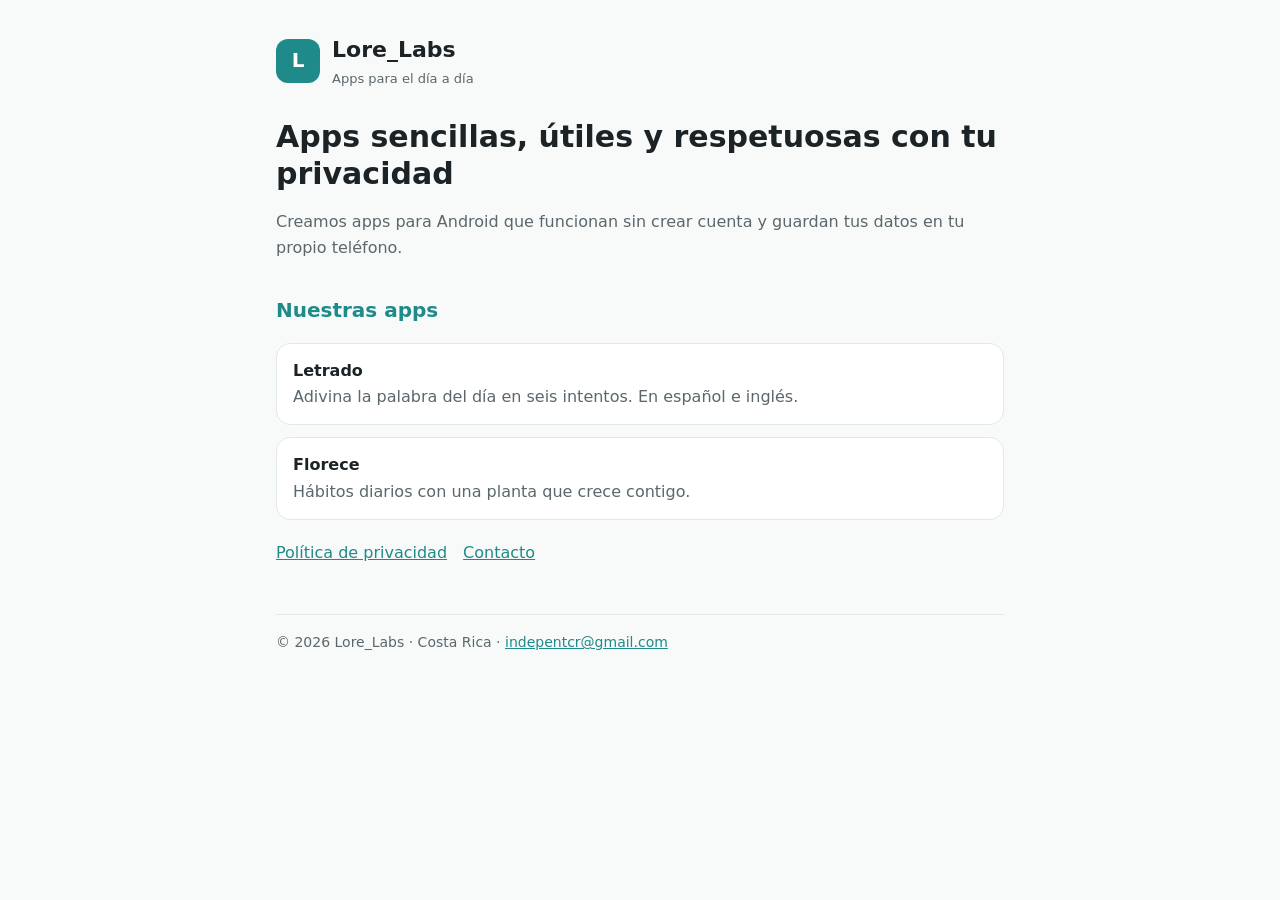
<file: index.html>
<!doctype html>
<html lang="es">
<head>
  <meta charset="utf-8">
  <meta name="viewport" content="width=device-width, initial-scale=1">
  <title>Lore_Labs · Apps para el día a día</title>
  <meta name="description" content="Lore_Labs: apps sencillas y útiles para Android.">
  <link rel="stylesheet" href="style.css">
</head>
<body>
  <div class="wrap">
    <header>
      <div class="logo">L</div>
      <div class="brand">Lore_Labs<small>Apps para el día a día</small></div>
    </header>

    <h1>Apps sencillas, útiles y respetuosas con tu privacidad</h1>
    <p class="muted">Creamos apps para Android que funcionan sin crear cuenta y guardan tus datos en tu propio teléfono.</p>

    <h2>Nuestras apps</h2>
    <ul class="apps">
      <li><b>Letrado</b><span class="muted">Adivina la palabra del día en seis intentos. En español e inglés.</span></li>
      <li><b>Florece</b><span class="muted">Hábitos diarios con una planta que crece contigo.</span></li>
    </ul>

    <nav class="links">
      <a href="privacidad.html">Política de privacidad</a>
      <a href="mailto:indepentcr@gmail.com">Contacto</a>
    </nav>

    <footer>© 2026 Lore_Labs · Costa Rica · <a href="mailto:indepentcr@gmail.com">indepentcr@gmail.com</a></footer>
  </div>
</body>
</html>
</file>
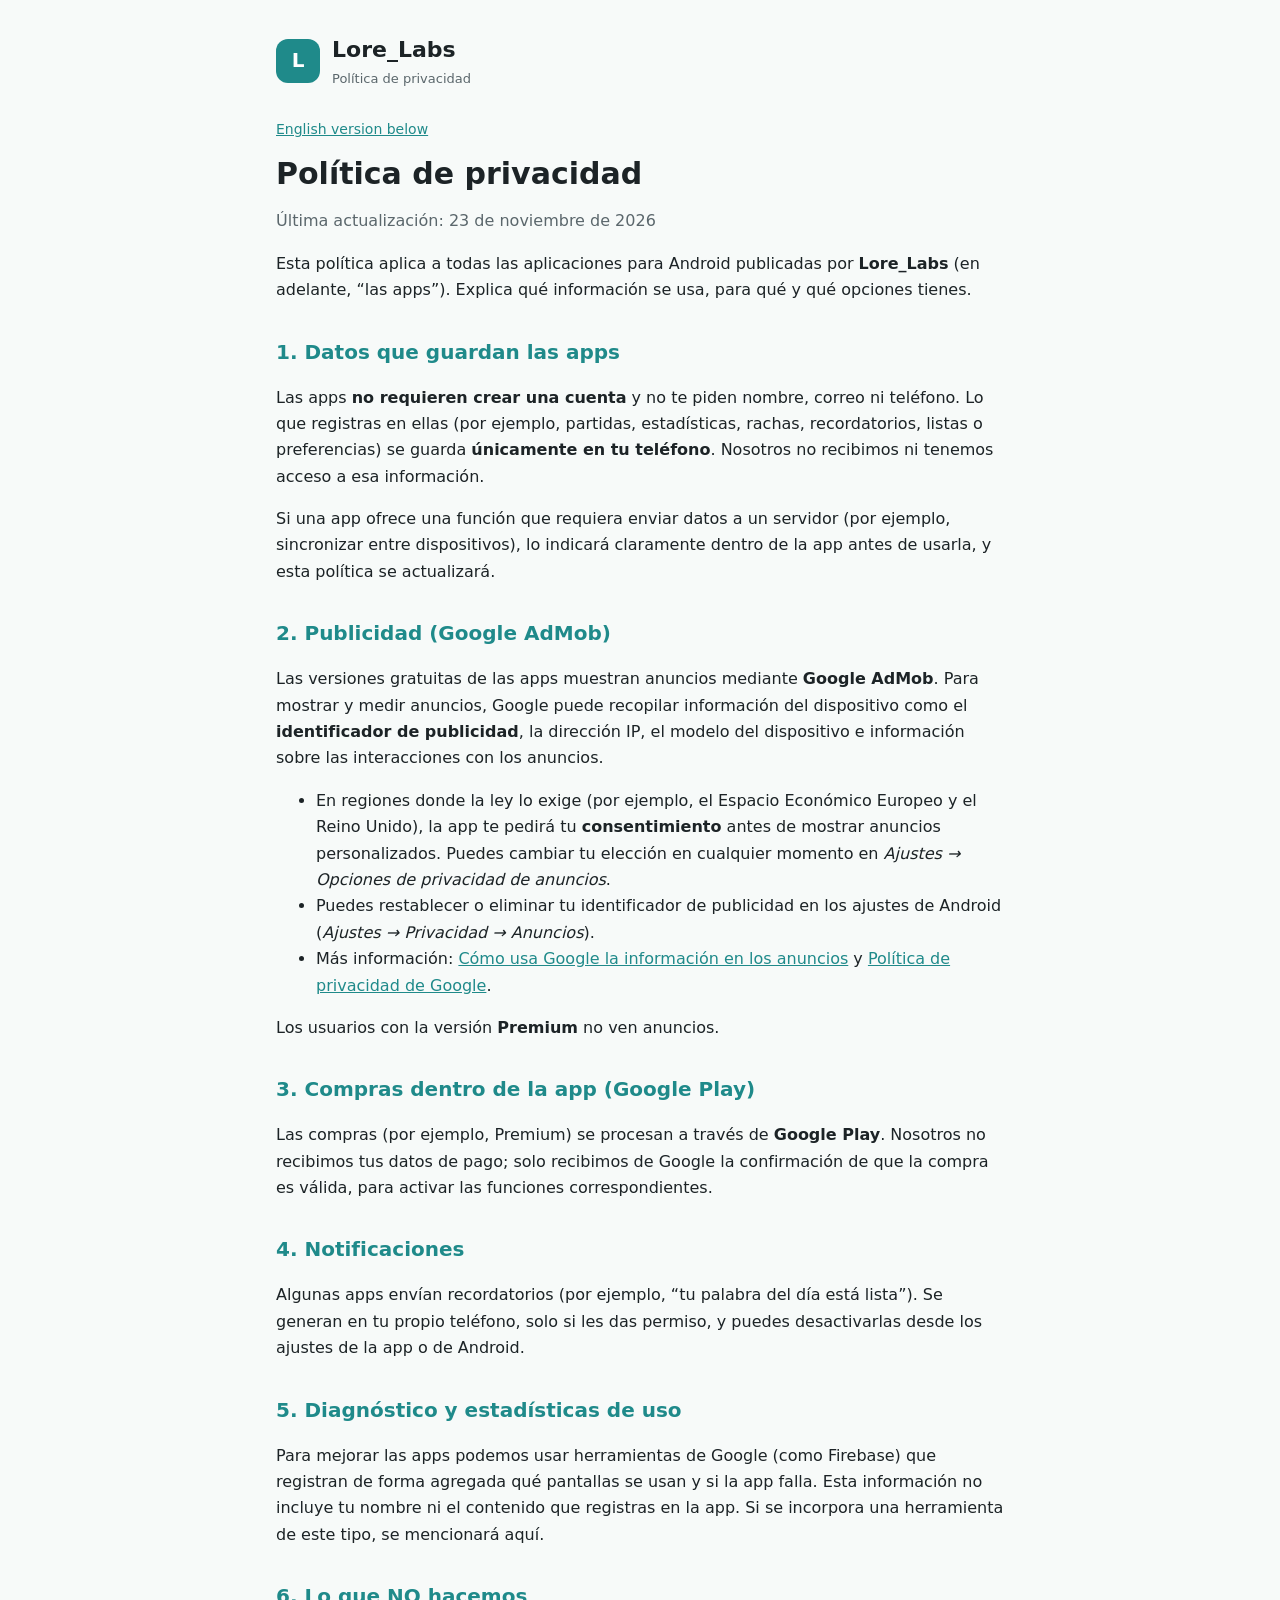
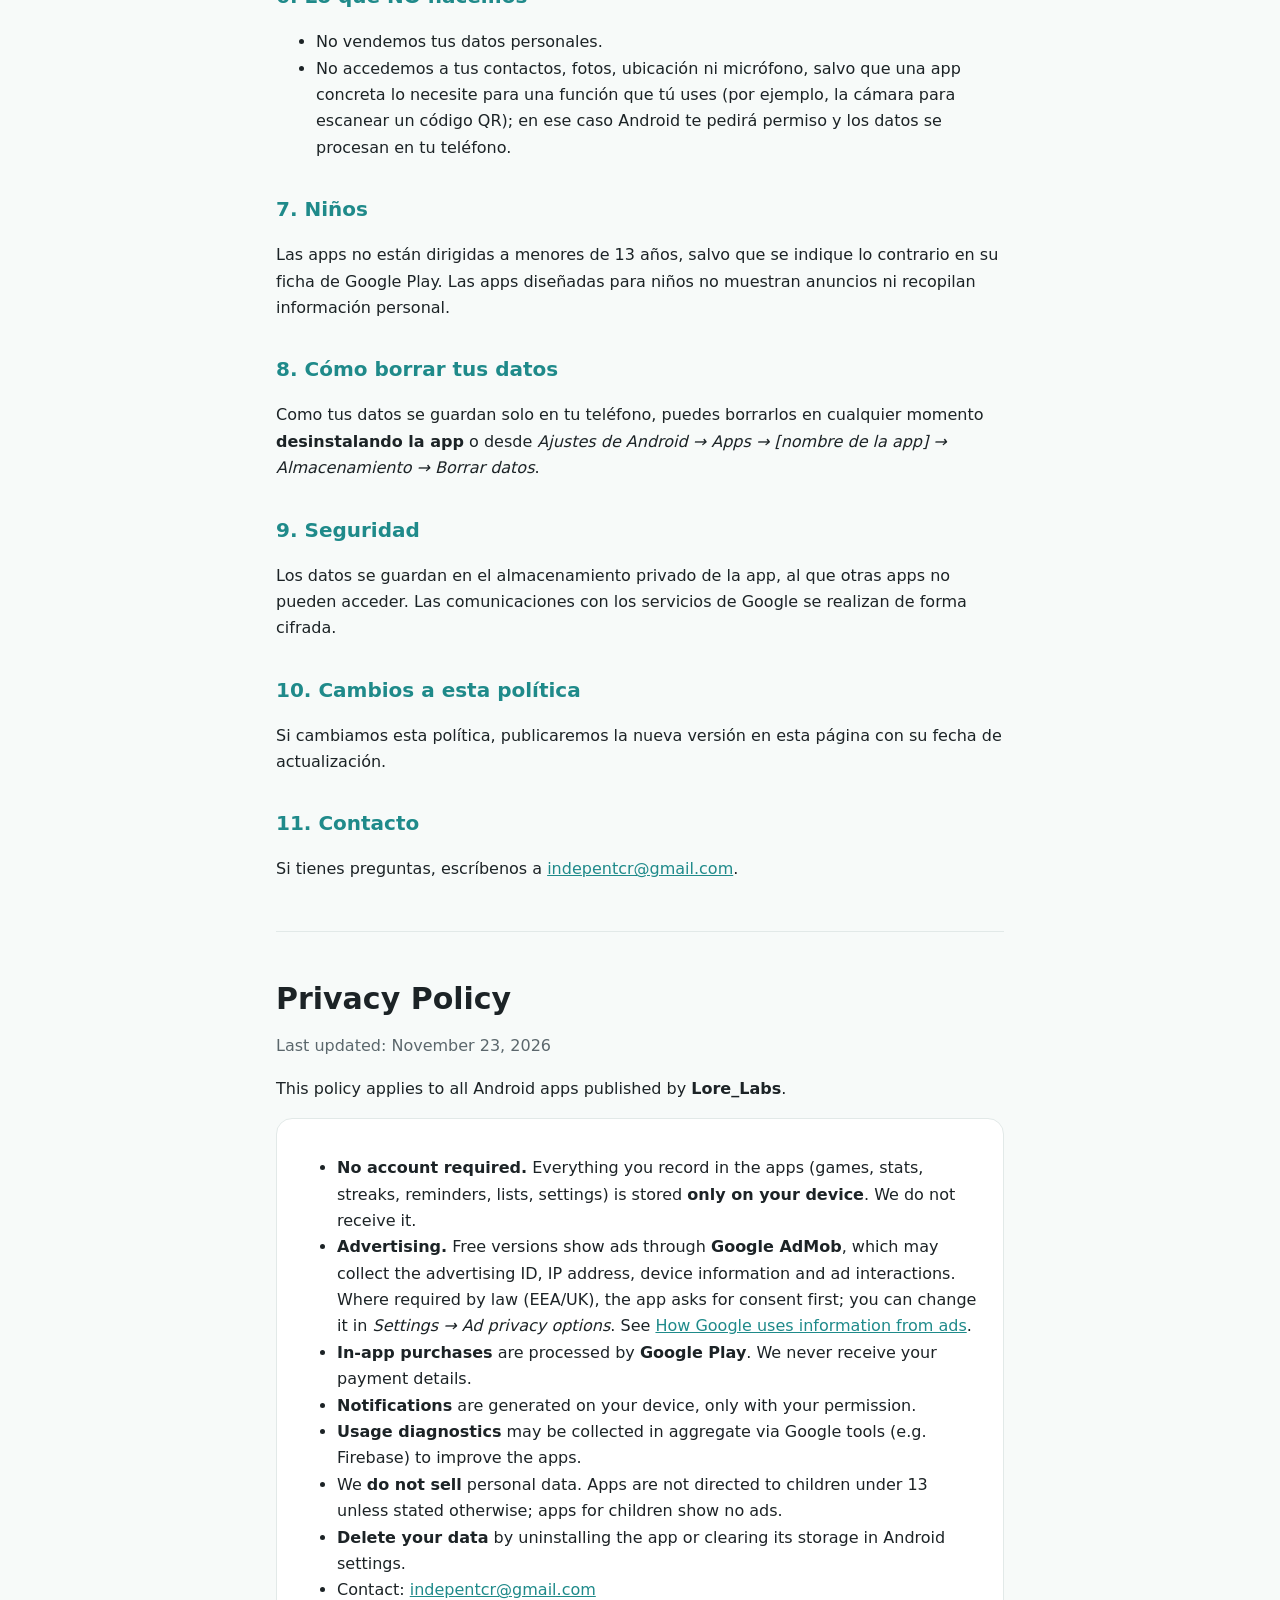
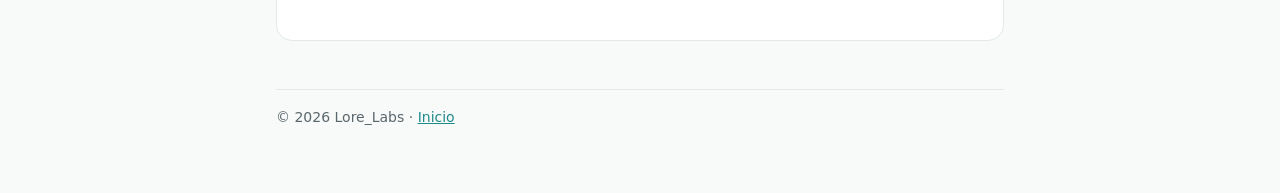
<file: privacidad.html>
<!doctype html>
<html lang="es">
<head>
  <meta charset="utf-8">
  <meta name="viewport" content="width=device-width, initial-scale=1">
  <title>Política de privacidad · Lore_Labs</title>
  <meta name="description" content="Política de privacidad de las apps de Lore_Labs.">
  <link rel="stylesheet" href="style.css">
</head>
<body>
  <div class="wrap">
    <header>
      <div class="logo">L</div>
      <div class="brand"><a href="./" style="color:inherit;text-decoration:none">Lore_Labs</a><small>Política de privacidad</small></div>
    </header>

    <p class="lang"><a href="#english">English version below</a></p>

    <h1>Política de privacidad</h1>
    <p class="muted">Última actualización: 23 de noviembre de 2026</p>

    <p>Esta política aplica a todas las aplicaciones para Android publicadas por <b>Lore_Labs</b>
    (en adelante, “las apps”). Explica qué información se usa, para qué y qué opciones tienes.</p>

    <h2>1. Datos que guardan las apps</h2>
    <p>Las apps <b>no requieren crear una cuenta</b> y no te piden nombre, correo ni teléfono.
    Lo que registras en ellas (por ejemplo, partidas, estadísticas, rachas, recordatorios, listas
    o preferencias) se guarda <b>únicamente en tu teléfono</b>. Nosotros no recibimos ni tenemos
    acceso a esa información.</p>
    <p>Si una app ofrece una función que requiera enviar datos a un servidor (por ejemplo,
    sincronizar entre dispositivos), lo indicará claramente dentro de la app antes de usarla, y
    esta política se actualizará.</p>

    <h2>2. Publicidad (Google AdMob)</h2>
    <p>Las versiones gratuitas de las apps muestran anuncios mediante <b>Google AdMob</b>. Para
    mostrar y medir anuncios, Google puede recopilar información del dispositivo como el
    <b>identificador de publicidad</b>, la dirección IP, el modelo del dispositivo e información
    sobre las interacciones con los anuncios.</p>
    <ul>
      <li>En regiones donde la ley lo exige (por ejemplo, el Espacio Económico Europeo y el Reino Unido),
      la app te pedirá tu <b>consentimiento</b> antes de mostrar anuncios personalizados. Puedes cambiar
      tu elección en cualquier momento en <i>Ajustes → Opciones de privacidad de anuncios</i>.</li>
      <li>Puedes restablecer o eliminar tu identificador de publicidad en los ajustes de Android
      (<i>Ajustes → Privacidad → Anuncios</i>).</li>
      <li>Más información: <a href="https://policies.google.com/technologies/ads">Cómo usa Google la información en los anuncios</a>
      y <a href="https://policies.google.com/privacy">Política de privacidad de Google</a>.</li>
    </ul>
    <p>Los usuarios con la versión <b>Premium</b> no ven anuncios.</p>

    <h2>3. Compras dentro de la app (Google Play)</h2>
    <p>Las compras (por ejemplo, Premium) se procesan a través de <b>Google Play</b>. Nosotros no
    recibimos tus datos de pago; solo recibimos de Google la confirmación de que la compra es válida,
    para activar las funciones correspondientes.</p>

    <h2>4. Notificaciones</h2>
    <p>Algunas apps envían recordatorios (por ejemplo, “tu palabra del día está lista”). Se generan
    en tu propio teléfono, solo si les das permiso, y puedes desactivarlas desde los ajustes de la app
    o de Android.</p>

    <h2>5. Diagnóstico y estadísticas de uso</h2>
    <p>Para mejorar las apps podemos usar herramientas de Google (como Firebase) que registran de forma
    agregada qué pantallas se usan y si la app falla. Esta información no incluye tu nombre ni el
    contenido que registras en la app. Si se incorpora una herramienta de este tipo, se mencionará aquí.</p>

    <h2>6. Lo que NO hacemos</h2>
    <ul>
      <li>No vendemos tus datos personales.</li>
      <li>No accedemos a tus contactos, fotos, ubicación ni micrófono, salvo que una app concreta lo
      necesite para una función que tú uses (por ejemplo, la cámara para escanear un código QR); en ese
      caso Android te pedirá permiso y los datos se procesan en tu teléfono.</li>
    </ul>

    <h2>7. Niños</h2>
    <p>Las apps no están dirigidas a menores de 13 años, salvo que se indique lo contrario en su ficha
    de Google Play. Las apps diseñadas para niños no muestran anuncios ni recopilan información personal.</p>

    <h2>8. Cómo borrar tus datos</h2>
    <p>Como tus datos se guardan solo en tu teléfono, puedes borrarlos en cualquier momento
    <b>desinstalando la app</b> o desde <i>Ajustes de Android → Apps → [nombre de la app] → Almacenamiento → Borrar datos</i>.</p>

    <h2>9. Seguridad</h2>
    <p>Los datos se guardan en el almacenamiento privado de la app, al que otras apps no pueden acceder.
    Las comunicaciones con los servicios de Google se realizan de forma cifrada.</p>

    <h2>10. Cambios a esta política</h2>
    <p>Si cambiamos esta política, publicaremos la nueva versión en esta página con su fecha de actualización.</p>

    <h2>11. Contacto</h2>
    <p>Si tienes preguntas, escríbenos a <a href="mailto:indepentcr@gmail.com">indepentcr@gmail.com</a>.</p>

    <hr id="english" style="margin:48px 0;border:0;border-top:1px solid var(--line)">

    <h1>Privacy Policy</h1>
    <p class="muted">Last updated: November 23, 2026</p>
    <p>This policy applies to all Android apps published by <b>Lore_Labs</b>.</p>
    <div class="card">
      <ul>
        <li><b>No account required.</b> Everything you record in the apps (games, stats, streaks, reminders,
        lists, settings) is stored <b>only on your device</b>. We do not receive it.</li>
        <li><b>Advertising.</b> Free versions show ads through <b>Google AdMob</b>, which may collect the
        advertising ID, IP address, device information and ad interactions. Where required by law (EEA/UK),
        the app asks for consent first; you can change it in <i>Settings → Ad privacy options</i>.
        See <a href="https://policies.google.com/technologies/ads">How Google uses information from ads</a>.</li>
        <li><b>In-app purchases</b> are processed by <b>Google Play</b>. We never receive your payment details.</li>
        <li><b>Notifications</b> are generated on your device, only with your permission.</li>
        <li><b>Usage diagnostics</b> may be collected in aggregate via Google tools (e.g. Firebase) to improve the apps.</li>
        <li>We <b>do not sell</b> personal data. Apps are not directed to children under 13 unless stated otherwise;
        apps for children show no ads.</li>
        <li><b>Delete your data</b> by uninstalling the app or clearing its storage in Android settings.</li>
        <li>Contact: <a href="mailto:indepentcr@gmail.com">indepentcr@gmail.com</a></li>
      </ul>
    </div>

    <footer>© 2026 Lore_Labs · <a href="./">Inicio</a></footer>
  </div>
</body>
</html>
</file>
<file: style.css>
:root {
  --bg: #f7faf9;
  --surface: #ffffff;
  --text: #1c2326;
  --muted: #5b676c;
  --primary: #1f8a8a;
  --accent: #e07a3f;
  --line: #e2e9e8;
}
@media (prefers-color-scheme: dark) {
  :root {
    --bg: #121618;
    --surface: #1a2023;
    --text: #e8eeee;
    --muted: #9fb0b3;
    --primary: #5cc2c2;
    --accent: #f0a073;
    --line: #2a3337;
  }
}
* { box-sizing: border-box; }
body {
  margin: 0;
  background: var(--bg);
  color: var(--text);
  font: 16px/1.65 system-ui, -apple-system, "Segoe UI", Roboto, sans-serif;
}
.wrap { max-width: 760px; margin: 0 auto; padding: 32px 16px 64px; }
header { display: flex; align-items: center; gap: 12px; margin-bottom: 28px; }
.logo {
  width: 44px; height: 44px; border-radius: 12px; background: var(--primary);
  display: grid; place-items: center; color: #fff; font-weight: 800; font-size: 20px;
}
.brand { font-size: 22px; font-weight: 700; }
.brand small { display: block; font-size: 13px; font-weight: 400; color: var(--muted); }
h1 { font-size: 30px; line-height: 1.25; margin: 0 0 8px; }
h2 { font-size: 20px; margin: 32px 0 8px; color: var(--primary); }
p, li { color: var(--text); }
.muted { color: var(--muted); }
a { color: var(--primary); }
.card {
  background: var(--surface); border: 1px solid var(--line); border-radius: 16px;
  padding: 20px; margin: 16px 0;
}
.apps { list-style: none; padding: 0; display: grid; gap: 12px; }
.apps li { background: var(--surface); border: 1px solid var(--line); border-radius: 14px; padding: 14px 16px; }
.apps b { display: block; }
nav.links { display: flex; gap: 16px; flex-wrap: wrap; margin: 20px 0; }
footer { margin-top: 48px; font-size: 14px; color: var(--muted); border-top: 1px solid var(--line); padding-top: 16px; }
.lang { font-size: 14px; }
</file>
